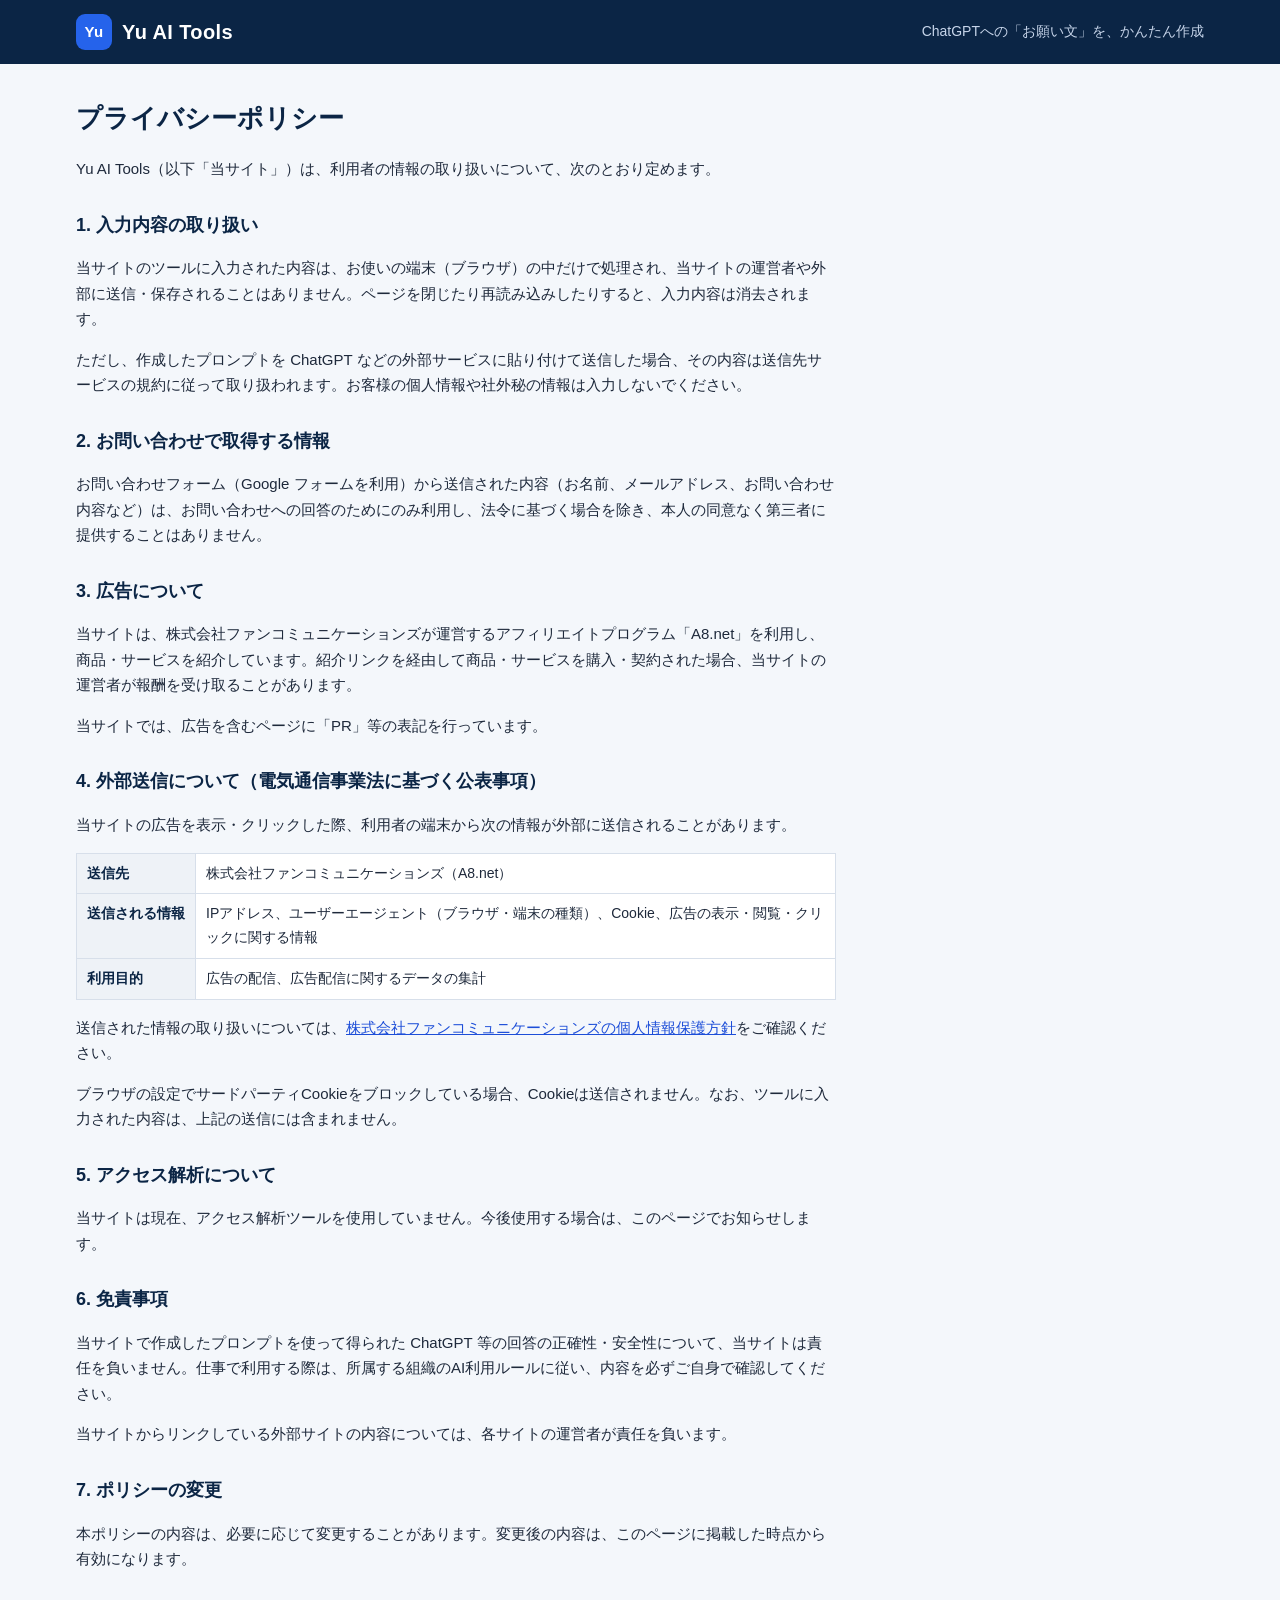
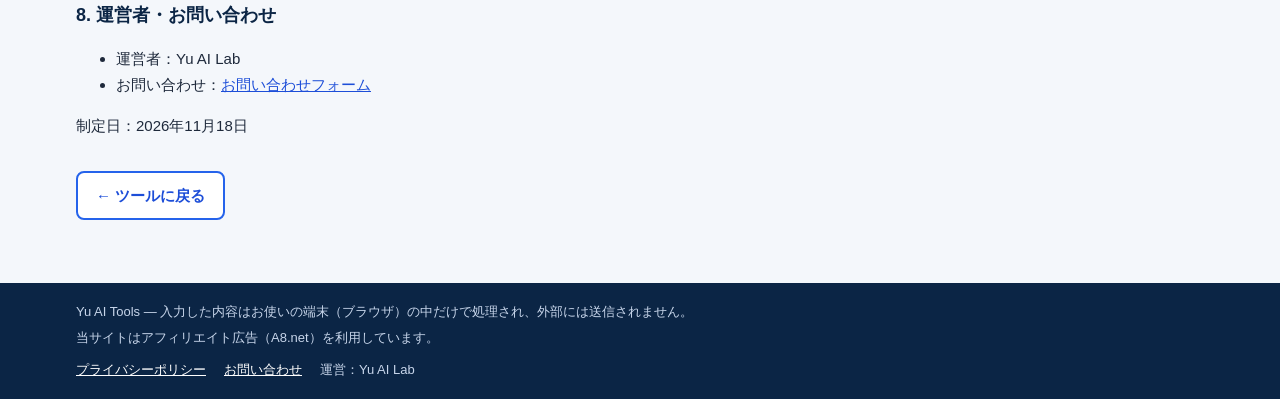
<file: privacy.html>
<!DOCTYPE html>
<html lang="ja">
<head>
  <meta charset="UTF-8">
  <meta name="viewport" content="width=device-width, initial-scale=1">
  <title>プライバシーポリシー | Yu AI Tools</title>
  <meta name="description" content="Yu AI Tools のプライバシーポリシー（入力内容・お問い合わせ・広告・外部送信の取り扱い）">
  <link rel="canonical" href="https://yu-ai-lab-web.github.io/yu-ai-tools/privacy.html">
  <meta name="theme-color" content="#0b2545">
  <link rel="stylesheet" href="style.css">
</head>
<body>

  <header class="site-header">
    <div class="container header-inner">
      <a class="logo" href="./" style="color:inherit;text-decoration:none;">
        <span class="logo-mark">Yu</span>
        <span class="logo-text">Yu AI Tools</span>
      </a>
      <p class="tagline">ChatGPTへの「お願い文」を、かんたん作成</p>
    </div>
  </header>

  <main class="container">
    <article class="doc">
      <h1>プライバシーポリシー</h1>
      <p>Yu AI Tools（以下「当サイト」）は、利用者の情報の取り扱いについて、次のとおり定めます。</p>

      <h2>1. 入力内容の取り扱い</h2>
      <p>当サイトのツールに入力された内容は、お使いの端末（ブラウザ）の中だけで処理され、当サイトの運営者や外部に送信・保存されることはありません。ページを閉じたり再読み込みしたりすると、入力内容は消去されます。</p>
      <p>ただし、作成したプロンプトを ChatGPT などの外部サービスに貼り付けて送信した場合、その内容は送信先サービスの規約に従って取り扱われます。お客様の個人情報や社外秘の情報は入力しないでください。</p>

      <h2>2. お問い合わせで取得する情報</h2>
      <p>お問い合わせフォーム（Google フォームを利用）から送信された内容（お名前、メールアドレス、お問い合わせ内容など）は、お問い合わせへの回答のためにのみ利用し、法令に基づく場合を除き、本人の同意なく第三者に提供することはありません。</p>

      <h2>3. 広告について</h2>
      <p>当サイトは、株式会社ファンコミュニケーションズが運営するアフィリエイトプログラム「A8.net」を利用し、商品・サービスを紹介しています。紹介リンクを経由して商品・サービスを購入・契約された場合、当サイトの運営者が報酬を受け取ることがあります。</p>
      <p>当サイトでは、広告を含むページに「PR」等の表記を行っています。</p>

      <h2>4. 外部送信について（電気通信事業法に基づく公表事項）</h2>
      <p>当サイトの広告を表示・クリックした際、利用者の端末から次の情報が外部に送信されることがあります。</p>
      <table class="doc-table">
        <tbody>
          <tr><th scope="row">送信先</th><td>株式会社ファンコミュニケーションズ（A8.net）</td></tr>
          <tr><th scope="row">送信される情報</th><td>IPアドレス、ユーザーエージェント（ブラウザ・端末の種類）、Cookie、広告の表示・閲覧・クリックに関する情報</td></tr>
          <tr><th scope="row">利用目的</th><td>広告の配信、広告配信に関するデータの集計</td></tr>
        </tbody>
      </table>
      <p>送信された情報の取り扱いについては、<a href="https://www.fancs.com/privacy/" target="_blank" rel="noopener noreferrer">株式会社ファンコミュニケーションズの個人情報保護方針</a>をご確認ください。</p>
      <p>ブラウザの設定でサードパーティCookieをブロックしている場合、Cookieは送信されません。なお、ツールに入力された内容は、上記の送信には含まれません。</p>

      <h2>5. アクセス解析について</h2>
      <p>当サイトは現在、アクセス解析ツールを使用していません。今後使用する場合は、このページでお知らせします。</p>

      <h2>6. 免責事項</h2>
      <p>当サイトで作成したプロンプトを使って得られた ChatGPT 等の回答の正確性・安全性について、当サイトは責任を負いません。仕事で利用する際は、所属する組織のAI利用ルールに従い、内容を必ずご自身で確認してください。</p>
      <p>当サイトからリンクしている外部サイトの内容については、各サイトの運営者が責任を負います。</p>

      <h2>7. ポリシーの変更</h2>
      <p>本ポリシーの内容は、必要に応じて変更することがあります。変更後の内容は、このページに掲載した時点から有効になります。</p>

      <h2>8. 運営者・お問い合わせ</h2>
      <ul>
        <li>運営者：Yu AI Lab</li>
        <li>お問い合わせ：<a href="https://forms.gle/BmzMnRPeL4YhMHuV7" target="_blank" rel="noopener noreferrer">お問い合わせフォーム</a></li>
      </ul>

      <p>制定日：2026年11月18日</p>

      <p class="doc-back"><a class="btn btn-outline" href="./">← ツールに戻る</a></p>
    </article>
  </main>

  <footer class="site-footer">
    <div class="container">
      <p>Yu AI Tools ― 入力した内容はお使いの端末（ブラウザ）の中だけで処理され、外部には送信されません。</p>
      <p>当サイトはアフィリエイト広告（A8.net）を利用しています。</p>
      <ul class="footer-links">
        <li><a href="privacy.html">プライバシーポリシー</a></li>
        <li><a href="https://forms.gle/BmzMnRPeL4YhMHuV7" target="_blank" rel="noopener noreferrer">お問い合わせ</a></li>
        <li>運営：Yu AI Lab</li>
      </ul>
    </div>
  </footer>

</body>
</html>
</file>
<file: style.css>
/* ============================================================
   Yu AI Tools - style.css
   見た目（色・大きさ・配置）を決めるファイルです。
   ============================================================ */

/* ---- 色の設定：ここを変えると全体の色が変わります ---- */
:root {
  --navy: #0b2545;        /* ネイビー（メインの濃い色） */
  --navy-2: #13315c;
  --blue: #2563eb;        /* ブルー（ボタンなど） */
  --blue-dark: #1d4ed8;
  --blue-light: #e8f0fe;  /* 薄いブルー（背景） */
  --bg: #f4f7fb;          /* ページの背景 */
  --white: #ffffff;
  --text: #1e293b;        /* 文字の色 */
  --muted: #64748b;       /* 補足文字の色 */
  --border: #d7dfea;      /* 枠線の色 */
  --danger: #dc2626;
  --radius: 12px;
  --shadow: 0 2px 10px rgba(11, 37, 69, 0.07);
}

* { box-sizing: border-box; }

html { -webkit-text-size-adjust: 100%; }

body {
  margin: 0;
  background: var(--bg);
  color: var(--text);
  font-family: "Hiragino Kaku Gothic ProN", "Hiragino Sans", "Yu Gothic UI", "Meiryo", sans-serif;
  font-size: 16px;
  line-height: 1.7;
}

.container {
  width: 100%;
  max-width: 1160px;
  margin: 0 auto;
  padding: 0 16px;
}

.sp-only { display: none; }

/* ---- ヘッダー ---- */
.site-header {
  background: var(--navy);
  color: var(--white);
}
.header-inner {
  display: flex;
  align-items: center;
  justify-content: space-between;
  gap: 12px;
  min-height: 64px;
  flex-wrap: wrap;
}
.logo {
  display: flex;
  align-items: center;
  gap: 10px;
  font-weight: 700;
}
.logo-mark {
  display: grid;
  place-items: center;
  width: 36px;
  height: 36px;
  border-radius: 9px;
  background: var(--blue);
  font-size: 15px;
  letter-spacing: 0.02em;
}
.logo-text { font-size: 20px; letter-spacing: 0.02em; }
.tagline {
  margin: 0;
  font-size: 14px;
  color: #c7d5ea;
}

/* ---- はじめに ---- */
.intro { padding: 32px 0 8px; }
.intro h1 {
  margin: 0 0 12px;
  font-size: 28px;
  line-height: 1.4;
  color: var(--navy);
}
.intro-lead {
  margin: 0 0 20px;
  max-width: 760px;
  color: #334155;
}
.intro-lead strong { color: var(--blue-dark); }

/* 「無料」「登録不要」などの特徴バッジ */
.badges {
  list-style: none;
  margin: 0 0 14px;
  padding: 0;
  display: flex;
  flex-wrap: wrap;
  gap: 8px;
}
.badges li {
  padding: 3px 12px;
  border-radius: 999px;
  background: var(--blue-light);
  color: var(--blue-dark);
  font-size: 13px;
  font-weight: 700;
  border: 1px solid #c9daf8;
}

/* 冒頭の個人情報の注意 */
.intro-privacy {
  margin: 16px 0 0;
  max-width: 760px;
  padding: 10px 14px;
  background: #fff8e6;
  border: 1px solid #f3d58a;
  border-left: 4px solid #d99a00;
  border-radius: 8px;
  font-size: 14px;
  color: #4a3a12;
}
.intro-privacy strong { color: #7a4f00; }

.steps {
  list-style: none;
  margin: 0;
  padding: 0;
  display: flex;
  gap: 12px;
  flex-wrap: wrap;
}
.steps li {
  display: flex;
  align-items: center;
  gap: 10px;
  padding: 8px 16px 8px 8px;
  background: var(--white);
  border: 1px solid var(--border);
  border-radius: 999px;
  font-size: 14px;
  font-weight: 600;
  color: var(--navy);
}
.step-num {
  display: grid;
  place-items: center;
  width: 26px;
  height: 26px;
  border-radius: 50%;
  background: var(--blue);
  color: var(--white);
  font-size: 13px;
}

/* ---- ツール切り替えボタン ---- */
.tool-tabs {
  display: grid;
  grid-template-columns: repeat(5, 1fr);
  gap: 12px;
  margin: 28px 0 20px;
}
.tool-tab {
  display: flex;
  flex-direction: column;
  align-items: flex-start;
  gap: 6px;
  padding: 14px;
  background: var(--white);
  border: 2px solid var(--border);
  border-radius: var(--radius);
  color: var(--navy);
  font: inherit;
  text-align: left;
  cursor: pointer;
  transition: border-color 0.15s, box-shadow 0.15s, background 0.15s;
}
.tool-tab:hover { border-color: #9db7e6; }
.tool-tab:focus-visible { outline: 3px solid #93c5fd; outline-offset: 2px; }
.tool-tab[aria-selected="true"] {
  border-color: var(--blue);
  background: var(--blue-light);
  box-shadow: var(--shadow);
}
.tab-icon {
  display: grid;
  place-items: center;
  width: 38px;
  height: 38px;
  border-radius: 10px;
  background: var(--blue-light);
  color: var(--blue);
}
.tool-tab[aria-selected="true"] .tab-icon { background: var(--blue); color: var(--white); }
.tab-icon svg {
  width: 22px;
  height: 22px;
  fill: none;
  stroke: currentColor;
  stroke-width: 1.8;
  stroke-linecap: round;
  stroke-linejoin: round;
}
.tab-name { font-weight: 700; font-size: 15px; line-height: 1.4; }
.tab-sub { font-size: 12px; color: var(--muted); line-height: 1.5; }

/* ---- 作業エリア（左：入力／右：結果） ---- */
.workspace {
  display: grid;
  grid-template-columns: 1fr 1fr;
  gap: 20px;
  align-items: start;
  padding-bottom: 40px;
}
.panel {
  background: var(--white);
  border: 1px solid var(--border);
  border-radius: var(--radius);
  box-shadow: var(--shadow);
  padding: 24px;
  min-width: 0;
}
.output-panel {
  position: sticky;
  top: 16px;
}
.panel-head { margin-bottom: 18px; }
.panel-head h2 {
  margin: 0;
  font-size: 20px;
  color: var(--navy);
}
.panel-desc { margin: 4px 0 0; font-size: 14px; color: var(--muted); }
.panel-head-row {
  display: flex;
  justify-content: space-between;
  align-items: baseline;
  gap: 8px;
}
.char-count { font-size: 13px; color: var(--muted); white-space: nowrap; }

/* ---- 入力欄 ---- */
.field { margin-bottom: 18px; border: 0; padding: 0; min-width: 0; }
.field-label {
  display: flex;
  align-items: center;
  gap: 8px;
  margin-bottom: 6px;
  padding: 0;
  font-weight: 700;
  font-size: 15px;
  color: var(--navy);
}
.badge {
  display: inline-block;
  padding: 1px 8px;
  border-radius: 4px;
  font-size: 11px;
  font-weight: 700;
  line-height: 1.7;
}
.badge.req { background: var(--navy); color: var(--white); }
.badge.opt { background: #eef2f7; color: var(--muted); }

.field-help {
  margin: 4px 0 0;
  font-size: 13px;
  color: var(--muted);
}

input[type="text"],
select,
textarea {
  width: 100%;
  padding: 11px 12px;
  border: 1px solid var(--border);
  border-radius: 8px;
  background: var(--white);
  color: var(--text);
  font: inherit;
  font-size: 16px; /* 16px未満だとiPhoneで画面が拡大されてしまうため */
  transition: border-color 0.15s, box-shadow 0.15s;
}
textarea { resize: vertical; line-height: 1.6; }
select {
  appearance: none;
  -webkit-appearance: none;
  padding-right: 36px;
  background-image: url("data:image/svg+xml,%3Csvg xmlns='http://www.w3.org/2000/svg' width='12' height='8' viewBox='0 0 12 8'%3E%3Cpath d='M1 1l5 5 5-5' fill='none' stroke='%2313315c' stroke-width='2'/%3E%3C/svg%3E");
  background-repeat: no-repeat;
  background-position: right 14px center;
  cursor: pointer;
}
input[type="text"]:focus,
select:focus,
textarea:focus {
  outline: none;
  border-color: var(--blue);
  box-shadow: 0 0 0 3px rgba(37, 99, 235, 0.18);
}
/* 入力例の文字：背景とのコントラスト比 4.5 以上（読みやすさの目安）を確保 */
::placeholder { color: #66758a; opacity: 1; }

/* 長い文章の入力欄の上に出す、個人情報の注意 */
.field-privacy {
  margin: 0 0 6px;
  padding: 6px 10px;
  background: #fff8e6;
  border-left: 3px solid #d99a00;
  border-radius: 6px;
  font-size: 13px;
  line-height: 1.6;
  color: #4a3a12;
}

.field.invalid input,
.field.invalid textarea {
  border-color: var(--danger);
  background: #fff7f7;
}

/* チェックボックス */
.check-list { display: grid; gap: 8px; }
.check-item {
  display: flex;
  align-items: center;
  gap: 10px;
  padding: 10px 12px;
  border: 1px solid var(--border);
  border-radius: 8px;
  cursor: pointer;
  font-size: 15px;
}
.check-item:hover { background: #f8fafd; }
.check-item input {
  width: 18px;
  height: 18px;
  margin: 0;
  flex-shrink: 0;
  accent-color: var(--blue);
}

.form-error {
  min-height: 0;
  margin: 0;
  color: var(--danger);
  font-weight: 600;
  font-size: 14px;
}
.form-error:not(:empty) { margin-bottom: 12px; }

/* ---- ボタン ---- */
.btn {
  display: inline-flex;
  align-items: center;
  justify-content: center;
  gap: 6px;
  min-height: 44px; /* 指で押しやすい高さ */
  padding: 10px 18px;
  border: 2px solid transparent;
  border-radius: 8px;
  font: inherit;
  font-size: 15px;
  font-weight: 700;
  text-decoration: none;
  cursor: pointer;
  transition: background 0.15s, border-color 0.15s, color 0.15s, transform 0.05s;
}
.btn:active { transform: translateY(1px); }
.btn:focus-visible { outline: 3px solid #93c5fd; outline-offset: 2px; }
.btn-large { min-height: 50px; padding: 12px 24px; font-size: 16px; }

.btn-primary { background: var(--blue); color: var(--white); }
.btn-primary:hover { background: var(--blue-dark); }
.btn-primary:disabled { background: #a9bce0; cursor: not-allowed; transform: none; }

.btn-outline { background: var(--white); color: var(--blue-dark); border-color: var(--blue); }
.btn-outline:hover { background: var(--blue-light); }

.btn-ghost { background: transparent; color: var(--muted); }
.btn-ghost:hover { background: #eef2f7; color: var(--navy); }

.form-actions,
.output-actions {
  display: flex;
  flex-wrap: wrap;
  gap: 10px;
  margin-top: 8px;
}

/* ---- 結果欄 ---- */
.output {
  min-height: 360px;
  background: #f8fafd;
  font-size: 16px; /* 16px未満だとiPhoneでタップ時に画面が拡大されるため */
  line-height: 1.75;
}
.output.flash { animation: flash 0.8s ease-out; }
@keyframes flash {
  from { box-shadow: 0 0 0 4px rgba(37, 99, 235, 0.35); }
  to   { box-shadow: 0 0 0 0 rgba(37, 99, 235, 0); }
}
.output-actions { margin-top: 14px; }

.notice {
  margin-top: 20px;
  padding: 14px 16px;
  background: var(--blue-light);
  border-left: 4px solid var(--blue);
  border-radius: 8px;
  font-size: 13px;
  color: #334155;
}
.notice-title { margin: 0 0 4px; font-weight: 700; color: var(--navy); }
.notice ul { margin: 0; padding-left: 1.2em; }

/* ---- 広告表記（ページ上部） ---- */
.pr-notice {
  margin: 0;
  padding: 6px 0;
  background: #eef2f7;
  border-bottom: 1px solid var(--border);
  font-size: 12px;
  color: #475569;
}
.pr-notice .container { display: block; }

/* ---- おすすめサービス（広告） ---- */
.recommend { padding-bottom: 40px; }
.recommend-head {
  display: flex;
  align-items: center;
  gap: 10px;
  margin-bottom: 12px;
}
.recommend-head h2 { margin: 0; font-size: 18px; color: var(--navy); }
.pr-label {
  padding: 1px 8px;
  border-radius: 4px;
  border: 1px solid var(--muted);
  font-size: 11px;
  font-weight: 700;
  color: var(--muted);
  line-height: 1.7;
}
.recommend-card {
  max-width: 760px;
  padding: 18px 20px;
  background: var(--white);
  border: 1px solid var(--border);
  border-radius: var(--radius);
}
.recommend-for { margin: 0 0 4px; font-size: 13px; font-weight: 700; color: var(--blue-dark); }
.recommend-desc { margin: 0 0 10px; font-size: 14px; color: #334155; }
.recommend-link { margin: 0 0 6px; font-weight: 700; }
.recommend-link a { color: var(--blue-dark); overflow-wrap: anywhere; }
.recommend-note { margin: 0; font-size: 12px; color: var(--muted); }

/* ---- フッター ---- */
.site-footer {
  background: var(--navy);
  color: #c7d5ea;
  font-size: 13px;
  padding: 18px 0;
}
.site-footer p { margin: 0; }
.site-footer p + p { margin-top: 4px; }
.footer-links {
  list-style: none;
  margin: 10px 0 0;
  padding: 0;
  display: flex;
  flex-wrap: wrap;
  gap: 4px 18px;
}
.footer-links a { color: var(--white); }

/* ---- プライバシーポリシーページ ---- */
.doc { max-width: 760px; padding: 32px 0 48px; }
.doc h1 { margin: 0 0 16px; font-size: 26px; color: var(--navy); }
.doc h2 { margin: 28px 0 8px; font-size: 18px; color: var(--navy); }
.doc p, .doc li { font-size: 15px; }
.doc a { color: var(--blue-dark); overflow-wrap: anywhere; }
.doc-table { width: 100%; border-collapse: collapse; font-size: 14px; background: var(--white); }
.doc-table th, .doc-table td { border: 1px solid var(--border); padding: 8px 10px; text-align: left; vertical-align: top; }
.doc-table th { background: #eef2f7; color: var(--navy); white-space: nowrap; }
.doc-back { margin-top: 32px; }

/* ---- お知らせ（トースト） ---- */
.toast {
  position: fixed;
  left: 50%;
  bottom: 24px;
  transform: translate(-50%, 20px);
  max-width: calc(100% - 32px);
  padding: 12px 20px;
  background: var(--navy);
  color: var(--white);
  border-radius: 999px;
  box-shadow: 0 6px 20px rgba(11, 37, 69, 0.3);
  font-size: 14px;
  font-weight: 600;
  opacity: 0;
  pointer-events: none;
  transition: opacity 0.2s, transform 0.2s;
  z-index: 100;
}
.toast.show { opacity: 1; transform: translate(-50%, 0); }

/* ============================================================
   画面サイズごとの調整（レスポンシブ対応）
   ============================================================ */

/* タブレット・小さめのパソコン */
@media (max-width: 960px) {
  .tool-tabs { grid-template-columns: repeat(3, 1fr); }
  .workspace { grid-template-columns: 1fr; }
  .output-panel { position: static; }
}

/* スマートフォン */
@media (max-width: 600px) {
  .sp-only { display: inline; }
  .tagline { display: none; }
  .intro { padding-top: 22px; }
  .intro h1 { font-size: 22px; }
  .intro-lead { font-size: 15px; margin-bottom: 14px; }
  .intro-privacy { font-size: 13px; }

  /* 3つの手順は横に並べて、縦の長さを短くする */
  .steps { display: grid; grid-template-columns: repeat(3, 1fr); gap: 6px; }
  .steps li {
    flex-direction: column;
    gap: 4px;
    padding: 8px 6px;
    border-radius: 10px;
    font-size: 12px;
    line-height: 1.4;
    text-align: center;
  }

  /* ツールボタンは横長のコンパクトな形にして、入力欄を早く見せる */
  .tool-tabs { grid-template-columns: repeat(2, 1fr); gap: 8px; margin: 18px 0 14px; }
  .tool-tab { flex-direction: row; align-items: center; gap: 8px; padding: 10px; }
  .tool-tab:last-child { grid-column: 1 / -1; }
  .tab-icon { width: 32px; height: 32px; flex-shrink: 0; }
  .tab-icon svg { width: 18px; height: 18px; }
  .tab-name { font-size: 14px; }
  .tab-sub { display: none; }

  .panel { padding: 18px 16px; }
  .form-actions .btn,
  .output-actions .btn { flex: 1 1 100%; }
  .output { min-height: 280px; }

  .recommend-card { padding: 16px; }
  .doc { padding-top: 22px; }
  .doc h1 { font-size: 22px; }
  /* 表は縦並びにして、横にはみ出さないようにする */
  .doc-table, .doc-table tbody, .doc-table tr, .doc-table th, .doc-table td { display: block; width: 100%; }
  .doc-table tr { margin-bottom: 8px; }
  .doc-table th { white-space: normal; }
}

/* 「視覚効果を減らす」設定の人には、アニメーションを止める */
@media (prefers-reduced-motion: reduce) {
  *, *::before, *::after {
    animation: none !important;
    transition: none !important;
    scroll-behavior: auto !important;
  }
}
</file>
